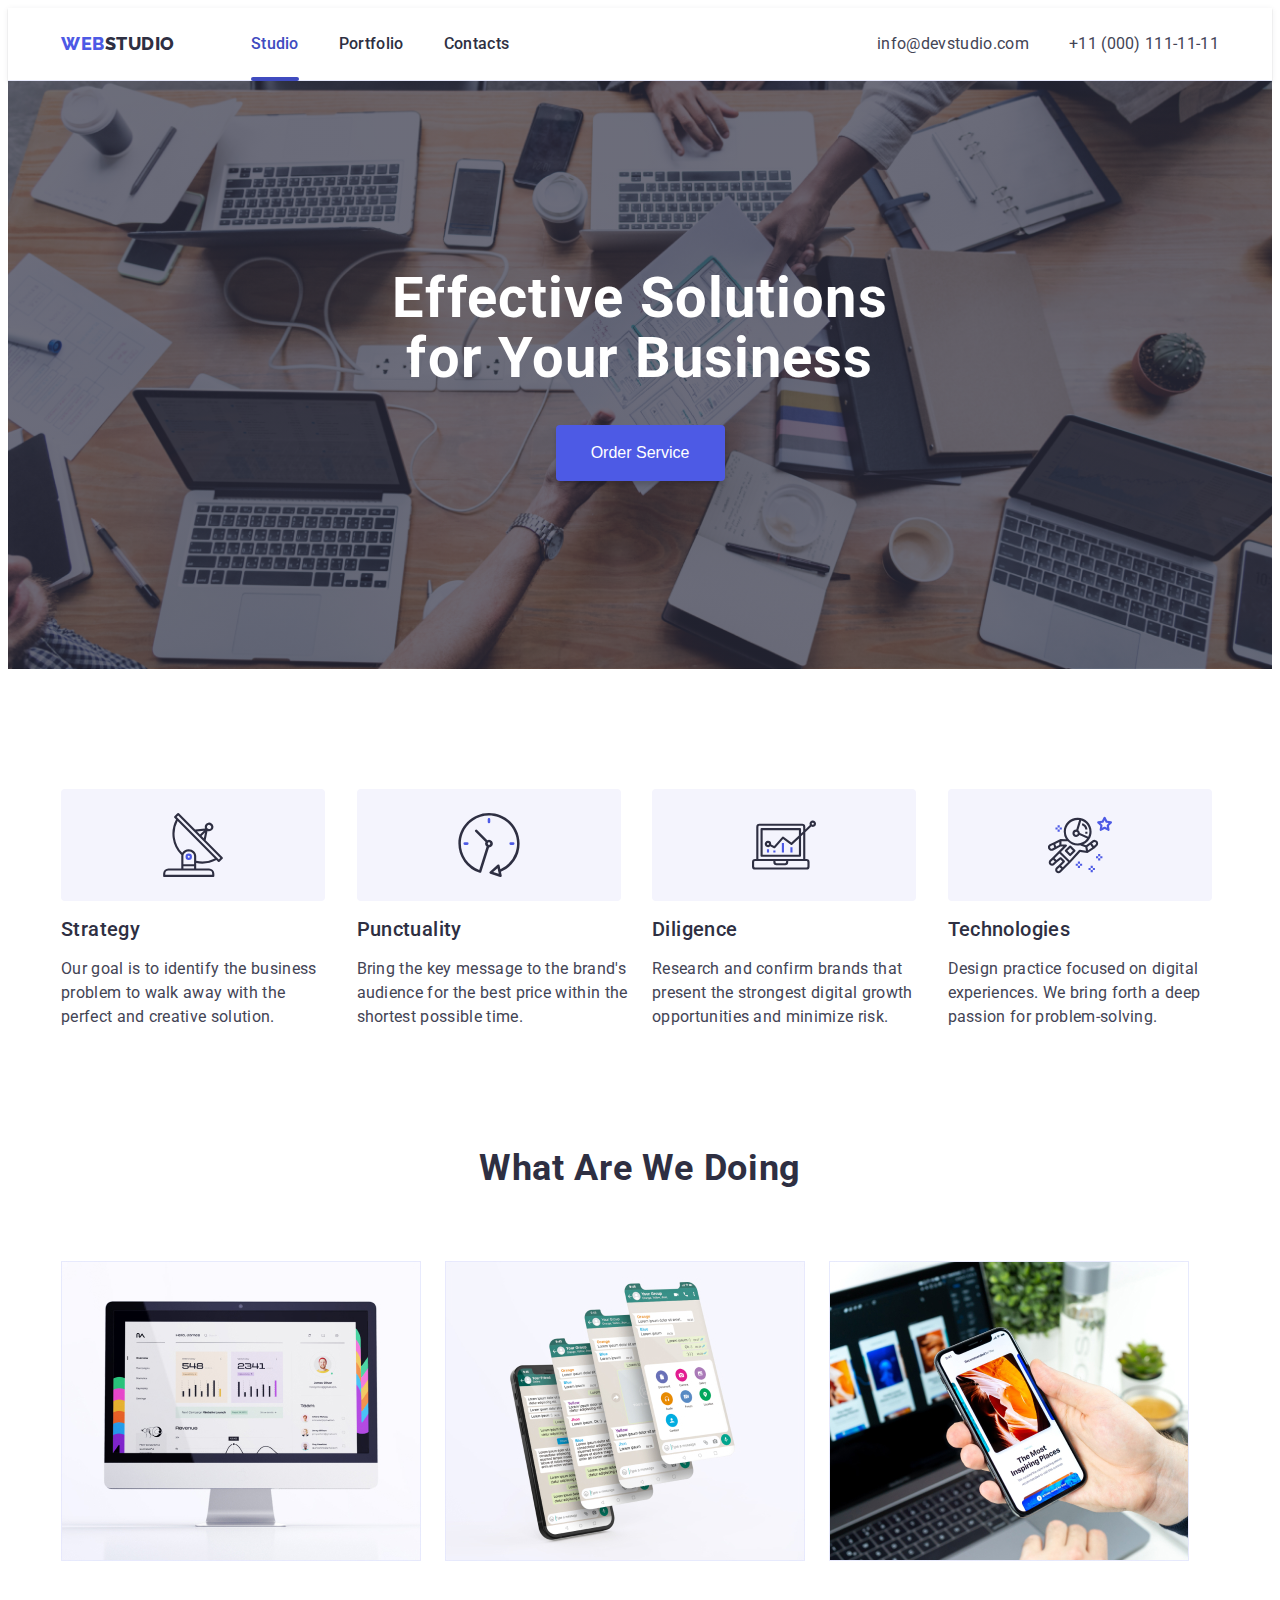
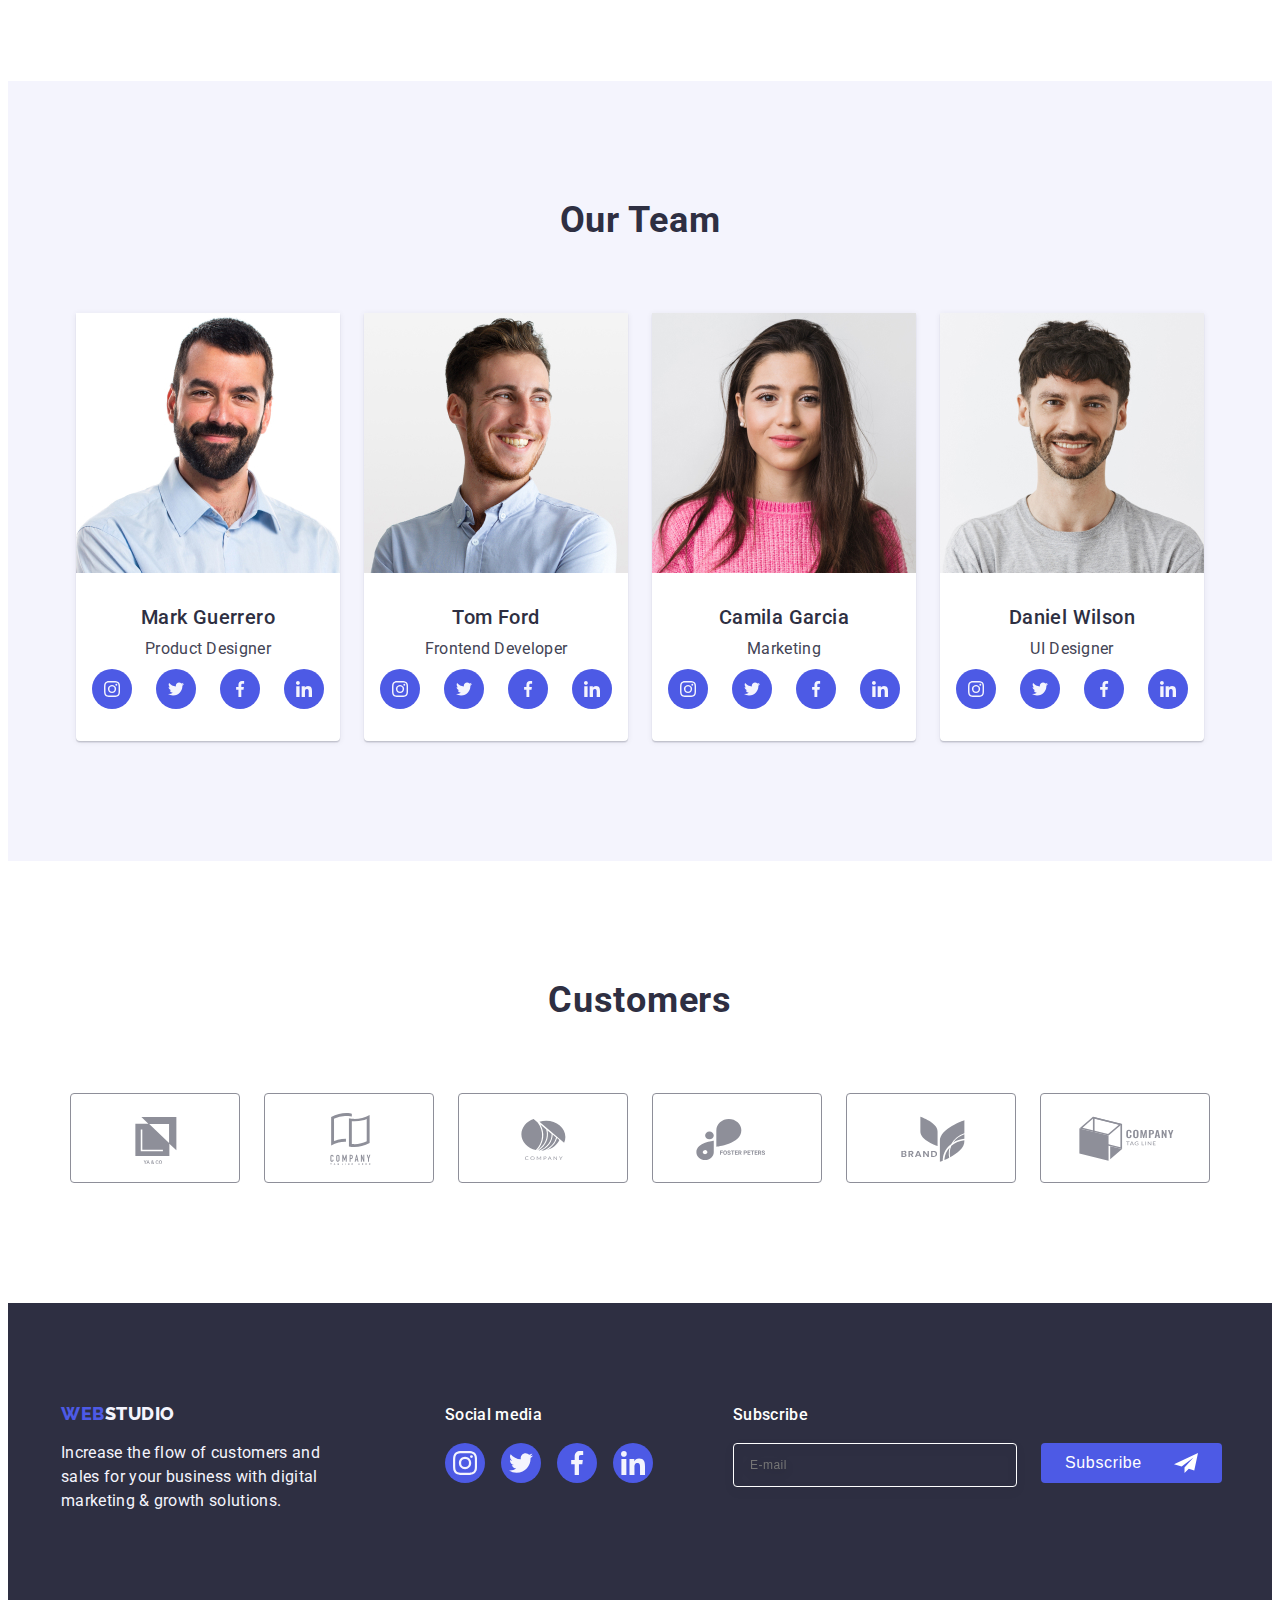
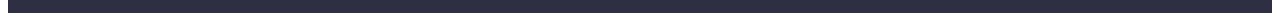
<file: index.html>
<!DOCTYPE html>
<html lang="en">
<head>
    <meta charset="UTF-8">
    <meta http-equiv="X-UA-Compatible" content="IE=edge">
    <meta name="viewport" content="width=device-width, initial-scale=1.0">
    <title>WEBSTUDIO</title>
    <link rel="preconnect" href="https://fonts.googleapis.com">
    <link rel="preconnect" href="https://fonts.gstatic.com" crossorigin>
    <link href="https://fonts.googleapis.com/css2?family=Raleway:wght@800&family=Roboto:wght@400;500;700&display=swap"
        rel="stylesheet">
     <link rel="stylesheet" href="https://cdnjs.cloudflare.com/ajax/libs/modern-normalize/2.0.0/modern-normalize.min.css" integrity="sha512-4xo8blKMVCiXpTaLzQSLSw3KFOVPWhm/TRtuPVc4WG6kUgjH6J03IBuG7JZPkcWMxJ5huwaBpOpnwYElP/m6wg==" crossorigin="anonymous" referrerpolicy="no-referrer" />
    <link rel="stylesheet" href="./css/styles.css">
    <link rel="stylesheet" href="./css/reset.css">
    <link rel="stylesheet" href="./css/vars.css">
    <link rel="stylesheet" href="./css/mobile.css">
    <link rel="stylesheet" href="./css/tablet.css">
    <link rel="stylesheet" href="./css/desktop.css">
</head>

<body>
    
    <!-- =====HEADER===== -->
    <header class="page-header">
        <div class="container header-container">
            <nav class="menu list">
                <a class="logo link" href="./index.html">WEB<span class="dark-logo">Studio</span>
                </a>
    <ul class="nav-list list">
        <li class="menu-item"><a class="menu-link link actual-page" href="./index.html">Studio</a></li>
        <li class="menu-item"><a class="menu-link link" href="./portfolio.html">Portfolio</a></li>
        <li class="menu-item"><a class="menu-link link" href="">Contacts</a></li>
    </ul>
    </nav>
    <button type="button" class="mobile-menu-hamburger" data-menu-open>
        <svg class="mobile-menu-icon" width="32" height="22">
            <use href="./images/icons.svg#icon-menu-hamburger"></use>
        </svg>
    </button>
    <address class="contact">
        <ul class="contact-list list">
            <li class="contact-item">
                <a class="contact-info link" href="mailto:info@devstudio.com">info@devstudio.com</a>
            </li>
            <li>
                <a class="contact-info link" href="tel:+110001111111">+11 (000) 111-11-11</a>
            </li>
        </ul>
    </address>
        </div>
    <div class="mobile-menu" data-menu>
    <div class="container mobile-menu-container">
        <button class="mobile-menu-btn" data-menu-close>
            <svg class="mobile-icon-close" width="8" height="8">
                <use href="./images/icons.svg#icon-close"></use>
            </svg>
        </button>
        <ul class="mobile-menu-list list">
            <li class="mobile-menu-item"><a class="mobile-menu-link link actual-page" href="./index.html">Studio</a></li>
            <li class="mobile-menu-item"><a class="mobile-menu-link link" href="./portfolio.html">Portfolio</a></li>
            <li class="mobile-menu-item"><a class="mobile-menu-link link" href="">Contacts</a></li>
        </ul>
        <div class="contact-container">
            <ul class="mobile-contact-list list">
                <li class="mobile-contact-item ">
                    <a href="tel:+110001111111" class="mobile-contact-link mobile-contact-phone link">+11 (000) 111-11-11</a>
                </li>
                <li class="mobile-contact-item ">
                    <a href="mailto:info@devstudio.com" class="mobile-contact-link link mobile-contact-email">info@devstudio.com</a>
                </li>
            </ul>
            <ul class="social-media-list list">
                <li class="socials-item">
                    <a href="https://instagram.com" target="_blank" rel="no referrer noopener" class="social-link-footer social-link"
                        aria-label="instagram icon">
                        <svg class="social-icons-footer" width="24" height="24">
                            <use href="./images/icons.svg#icon-instagram-2"></use>
                        </svg>
                    </a>
                </li>
                <li class="socials-item">
                    <a href="https://twitter.com" target="_blank" rel="no referrer noopener" class="social-link-footer social-link"
                        aria-label="twitter icon">
                        <svg class="social-icons-footer" width="24" height="24">
                            <use href="./images/icons.svg#icon-twitter-1"></use>
                        </svg>
                    </a>
                </li>
                <li class="socials-item">
                    <a href="https://facebook.com" target="_blank" rel="no referrer noopener" class="social-link-footer social-link"
                        aria-label="facebook icon">
                        <svg class="social-icons-footer" width="24" height="24">
                            <use href="./images/icons.svg#icon-facebook-1"></use>
                        </svg>
                    </a>
                </li>
                <li class="socials-item">
                    <a href="https://linkedin.com" target="_blank" rel="no referrer noopener" class="social-link-footer social-link"
                        aria-label="linfedin icon">
                        <svg class="social-icons-footer" width="24" height="24">
                            <use href="./images/icons.svg#icon-linkedin-1"></use>
                        </svg>
                    </a>
                </li>
            </ul>
        </div>
    </div>
    </div>
</header>
 <!-- =====/HEADER===== -->

<main>

<!-- ========HERO======== -->

    <section class="hero">
        <div class="container-hero container">
            <h1 class="hero-title">Effective Solutions for Your Business</h1>
            <button class="hero-button button" type="button" data-modal-open>Order Service</button>
        </div>
    </section>

    <!-- ========/HERO======== -->



  
<!-- ========SECTION-MARKETING======== -->

 <section class="marketing section">
    <div class="container">
        <h2 class="visually-hidden">We are so good</h2> 
         <ul class="marketing-list list">
            <li class="marketing-item">
                <div class="marketing-card">
                <svg class="customers-icons" width="64" height="64">
                     <use href="./images/icons.svg#icon-antenna"></use>
                 </svg>
                </div>
                <h3 class="marketing-title">Strategy</h3>
                    <p class="marketing-text">
                        Our goal is to identify the business 
                        problem to walk away with the perfect and creative solution.
                    </p>
            </li>
            <li class="marketing-item">
                 <div class="marketing-card">
                <svg class="customers-icons" width="64" height="64">
                    <use href="./images/icons.svg#icon-clock"></use>
                </svg>
            </div>
                <h3 class="marketing-title">Punctuality</h3>
                <p class="marketing-text">
                    Bring the key message to the brand's audience
                     for the best price within the shortest possible time.
                </p>
            </li>
            <li class="marketing-item">
                 <div class="marketing-card">
                <svg class="customers-icons" width="64" height="64">
                    <use href="./images/icons.svg#icon-diagram"></use>
                </svg>
            </div>
                <h3 class="marketing-title">Diligence</h3>
                <p class="marketing-text">
                    Research and confirm brands that present the 
                    strongest digital growth opportunities and minimize risk.
                </p>
            </li>
            <li class="marketing-item">
                 <div class="marketing-card">
                <svg class="customers-icons" width="64" height="64">
                    <use href="./images/icons.svg#icon-astronaut"></use>
                </svg>
            </div>
                <h3 class="marketing-title">Technologies</h3>
                <p class="marketing-text">
                    Design practice focused on digital experiences. 
                    We bring forth a deep passion for problem-solving.
                </p>
            </li>
        </ul>
    </div> 
</section> 

<!-- ========/SECTION-MARKETING======== -->

<!-- ========SECTION-OUR-PRODUCTS======== -->

 <section class="products section-marketing">
    <div class="container">
        <h2 class="products-title second-title">What are we doing</h2>
<ul class="products-list list">
    <li class="products-item">
        <img 
        class="products-item-img" 
        srcset="./images/doing/do1-desk@1x.jpg 1x, ./images/doing/do1-desk@2x.jpg 2x"
        src="./images/doing/do1-desk@1x.jpg" 
        alt="Computer&diagram" 
        width="360"></li>
    <li class="products-item">
        <img 
        class="products-item-img" 
         srcset="./images/doing/do2-desk@1x.jpg 1x, ./images/doing/do2-desk@2x.jpg 2x"
        src="./images/doing/do2-desk@1x.jpg" 
        alt="Mobile&messanger" 
        width="360"></li>
    <li class="products-item">
        <img 
        class="products-item-img" 
        srcset="./images/doing/do3-desk@1x.jpg 1x, ./images/doing/do3-desk@2x.jpg 2x"
        src="./images/doing/do3-desk@1x.jpg" 
        alt="Hand&mobile" 
        width="360"></li>
</ul>
    </div>
</section> 

<!-- ========/SECTION-OUR-PRODUCTS======== -->

<!-- ========SECTION-OUR-TEAM======== -->
 
<section class="team section">
    <div class="container">
        <h2 class="team-main-title second-title">Our Team</h2>
        <ul class="team-list list">
            <li class="team-item">
                <img 
                class="team-card-image"
                srcset="./images/team/guerrero@1x.jpg 1x, ./images/team/guerrero@2x.jpg 2x"
                src="./images/team/guerrero@1x.jpg" 
                alt="Man Designer" 
                width="264">
            <div class="team-card-border">
                <h3 class="team-item-title third-title">Mark Guerrero</h3>
                <p class="team-item-text">Product Designer</p>
                <ul class="social-list list">
                    <li class="socials-item">
                        <a href="https://instagram.com" target="_blank" rel="no referrer noopener" class="social-link-section social-link" aria-label="instagram icon">
                            <svg class="social-icons-section" width="16" height="16">
                                <use href="./images/icons.svg#icon-instagram-2"></use>
                            </svg>
                        </a></li>
                    <li class="socials-item">
                        <a href="https://twitter.com" target="_blank" rel="no referrer noopener" class="social-link-section social-link" aria-label="twitter icon">
                         <svg class="social-icons-section" width="16" height="16">
                            <use href="./images/icons.svg#icon-twitter-1"></use>
                         </svg>
                        </a></li>
                    <li class="socials-item">
                        <a href="https://facebook.com" target="_blank" rel="no referrer noopener" class="social-link-section social-link" aria-label="facebook icon">
                   <svg class="social-icons-section" width="16" height="16">
                    <use href="./images/icons.svg#icon-facebook-1"></use>
                   </svg>
                        </a></li>
                    <li class="socials-item">
                        <a href="https://linkedin.com" target="_blank" rel="no referrer noopener" class="social-link-section social-link" aria-label="linfedin icon">
                 <svg class="social-icons-section" width="16" height="16">
                    <use href="./images/icons.svg#icon-linkedin-1"></use>
                 </svg>
                        </a></li>
                </ul>
            </div>
                </li>
            <li class="team-item">
                <img  class="team-card-image"
                srcset="./images/team/ford@1x.jpg 1x, ./images/team/ford@2x.jpg 2x"
                src="./images/team/ford@1x.jpg" 
                alt="Man Developer" 
                width="264">
                   <div class="team-card-border">
                <h3 class="team-item-title third-title">Tom Ford</h3>
                <p class="team-item-text">Frontend Developer</p>
                <ul class="social-list list">
                    <li class="socials-item">
                        <a href="https://instagram.com" target="_blank" rel="no referrer noopener" class="social-link-section social-link" aria-label="instagram icon">
                            <svg class="social-icons-section" width="16" height="16">
                                <use href="./images/icons.svg#icon-instagram-2"></use>
                            </svg>
                        </a></li>
                    <li class="socials-item">
                        <a href="https://twitter.com" target="_blank" rel="no referrer noopener" class="social-link-section social-link" aria-label="twitter icon">
                         <svg class="social-icons-section" width="16" height="16">
                            <use href="./images/icons.svg#icon-twitter-1"></use>
                         </svg>
                        </a></li>
                    <li class="socials-item">
                        <a href="https://facebook.com" target="_blank" rel="no referrer noopener" class="social-link-section social-link" aria-label="facebook icon">
                   <svg class="social-icons-section" width="16" height="16">
                    <use href="./images/icons.svg#icon-facebook-1"></use>
                   </svg>
                        </a></li>
                    <li class="socials-item">
                        <a href="https://linkedin.com" target="_blank" rel="no referrer noopener" class="social-link-section social-link" aria-label="linfedin icon">
                 <svg class="social-icons-section" width="16" height="16">
                    <use href="./images/icons.svg#icon-linkedin-1"></use>
                 </svg>
                        </a></li>
                </ul>
                </div>
            </li>
            <li class="team-item">
                <img class="team-card-image"
                srcset="./images/team/carcia@1x.jpg 1x, ./images/team/carcia@2x.jpg 2x"
                src="./images/team/carcia@1x.jpg" 
                alt="Woman Marketing" 
                width="264">
                   <div class="team-card-border">
                <h3 class="team-item-title third-title">Camila Garcia</h3>
                <p class="team-item-text">Marketing</p>
                <ul class="social-list list">
                    <li class="socials-item">
                        <a href="https://instagram.com" target="_blank" rel="no referrer noopener" class="social-link-section social-link" aria-label="instagram icon">
                            <svg class="social-icons-section" width="16" height="16">
                                <use href="./images/icons.svg#icon-instagram-2"></use>
                            </svg>
                        </a></li>
                    <li class="socials-item">
                        <a href="https://twitter.com" target="_blank" rel="no referrer noopener" class="social-link-section social-link" aria-label="twitter icon">
                         <svg class="social-icons-section" width="16" height="16">
                            <use href="./images/icons.svg#icon-twitter-1"></use>
                         </svg>
                        </a></li>
                    <li class="socials-item">
                        <a href="https://facebook.com" target="_blank" rel="no referrer noopener" class="social-link-section social-link" aria-label="facebook icon">
                   <svg class="social-icons-section" width="16" height="16">
                    <use href="./images/icons.svg#icon-facebook-1"></use>
                   </svg>
                        </a></li>
                    <li class="socials-item">
                        <a href="https://linkedin.com" target="_blank" rel="no referrer noopener" class="social-link-section social-link" aria-label="linfedin icon">
                 <svg class="social-icons-section" width="16" height="16">
                    <use href="./images/icons.svg#icon-linkedin-1"></use>
                 </svg>
                        </a></li>
                </ul>
                </div>
            </li>
            <li class="team-item">
                <img class="team-card-image"
                srcset="./images/team/wilson@1x.jpg 1x, ./images/team/wilson@2x.jpg 2x"
                src="./images/team/wilson@1x.jpg" alt="Man UI Designer" width="264">
                   <div class="team-card-border">
                <h3 class="team-item-title third-title">Daniel Wilson</h3>
                <p class="team-item-text">UI Designer</p>
                <ul class="social-list list">
                    <li class="socials-item">
                        <a href="https://instagram.com" target="_blank" rel="no referrer noopener" class="social-link-section social-link" aria-label="instagram icon">
                            <svg class="social-icons-section" width="16" height="16">
                                <use href="./images/icons.svg#icon-instagram-2"></use>
                            </svg>
                        </a></li>
                    <li class="socials-item">
                        <a href="https://twitter.com" target="_blank" rel="no referrer noopener" class="social-link-section social-link" aria-label="twitter icon">
                         <svg class="social-icons-section" width="16" height="16">
                            <use href="./images/icons.svg#icon-twitter-1"></use>
                         </svg>
                        </a></li>
                    <li class="socials-item">
                        <a href="https://facebook.com" target="_blank" rel="no referrer noopener" class="social-link-section social-link" aria-label="facebook icon">
                   <svg class="social-icons-section" width="16" height="16">
                    <use href="./images/icons.svg#icon-facebook-1"></use>
                   </svg>
                        </a></li>
                    <li class="socials-item">
                        <a href="https://linkedin.com" target="_blank" rel="no referrer noopener" class="social-link-section social-link" aria-label="linfedin icon">
                 <svg class="social-icons-section" width="16" height="16">
                    <use href="./images/icons.svg#icon-linkedin-1"></use>
                 </svg>
                        </a></li>
                </ul>
                </div>
            </li>
        </ul>
    </div>

</section> 
<!-- ========/SECTION-OUR-TEAM======== -->


<!-- ======== CUSTOMERS ======== -->

<section class="customers section">
    <div class="container">
<h2 class="customers-title">Customers</h2>
<ul class="customers-list list">
    <li class="customers-item">
        <a href="" target="_blank" rel="no referrer noopener" class="customers-link link" aria-label="brand`s icon">
            <svg class="customers-icons" width="104" height="56">
                <use href="./images/icons.svg#icon-Logo"></use>
            </svg>
    </a></li>
    <li class="customers-item">
        <a href="" target="_blank" rel="no referrer noopener" class="customers-link link" aria-label="brand`s icon">
            <svg class="customers-icons" width="104" height="56">
                <use href="./images/icons.svg#icon-Logo-1"></use>
            </svg>
    </a></li>
    <li class="customers-item">
        <a href="" target="_blank" rel="no referrer noopener" class="customers-link link" aria-label="brand`s icon">
            <svg class="customers-icons" width="104" height="56">
                <use href="./images/icons.svg#icon-Logo-2"></use>
            </svg>
    </a></li>
    <li class="customers-item">
        <a href="" target="_blank" rel="no referrer noopener" class="customers-link link" aria-label="brand`s icon">
            <svg class="customers-icons" width="104" height="56">
                <use href="./images/icons.svg#icon-Logo-3"></use>
            </svg>
    </a> </li>
    <li class="customers-item">
        <a href="" target="_blank" rel="no referrer noopener" class="customers-link link" aria-label="brand`s icon">
            <svg class="customers-icons" width="104" height="56">
                <use href="./images/icons.svg#icon-Logo-4"></use>
            </svg>
    </a> </li>
    <li class="customers-item">
        <a href="" target="_blank" rel="no referrer noopener" class="customers-link link" aria-label="brand`s icon">
            <svg class="customers-icons" width="104" height="56">
                <use href="./images/icons.svg#icon-Logo-5"></use>
            </svg>
    </a></li>
</ul>
</div>
</section> 

<!-- ======== /CUSTOMERS ======== -->


</main>

<!-- ======FOOTER======= -->

<footer class="footer page-footer">
    <div class="container footer-container">
        <div class="footer-logo">
        <a class="logo-footer logo link" href="./index.html">WEB<span class="white-logo">Studio</span></a>

        <p class="footer-text">
            Increase the flow of customers and sales for your
            business with digital marketing & growth solutions.
        </p>
    </div>
    <div class="footer-media">
        <p class="footer-media-text">Social media</p>
        <ul class="social-list-footer list">
            <li class="socials-item">
                <a href="https://instagram.com" target="_blank" rel="no referrer noopener" class="social-link-footer social-link" aria-label="instagram icon">
                    <svg class="social-icons-footer" width="24" height="24">
                        <use href="./images/icons.svg#icon-instagram-2"></use>
                    </svg>
                </a></li>
            <li class="socials-item">
                <a href="https://twitter.com" target="_blank" rel="no referrer noopener" class="social-link-footer social-link" aria-label="twitter icon">
                 <svg class="social-icons-footer" width="24" height="24">
                    <use href="./images/icons.svg#icon-twitter-1"></use>
                 </svg>
                </a></li>
            <li class="socials-item">
                <a href="https://facebook.com" target="_blank" rel="no referrer noopener" class="social-link-footer social-link" aria-label="facebook icon">
           <svg class="social-icons-footer" width="24" height="24">
            <use href="./images/icons.svg#icon-facebook-1"></use>
           </svg>
                </a></li>
            <li class="socials-item">
                <a href="https://linkedin.com" target="_blank" rel="no referrer noopener" class="social-link-footer social-link" aria-label="linfedin icon">
         <svg class="social-icons-footer" width="24" height="24">
            <use href="./images/icons.svg#icon-linkedin-1"></use>
         </svg>
                </a></li>
        </ul>
    </div>
    <div class="footer-subscribe">
        <p class="subscribe-title">Subscribe</p>
        <form class="subscribe-form">
            <label class="subscribe-email-input" for="subscribe_email">
                <input type="email" class="subscribe-email" name="user-name" id="subscribe_email" placeholder="E-mail" required></label>
            <button class="subscribe-btn" type="submit">
                Subscribe
                <svg class="subscribe-icon" width="24" height="24">
                    <use href="./images/icons.svg#icon-telegram"></use>
                 </svg>
            </button>
        </form>
    </div>
</div>
</footer> 


<!-- ======/FOOTER======= -->
 <!-- ========MODAL-WINDOW======== -->
 <div class="backdrop is-hidden" data-modal>
    <div class="modal">
        <button class="modal-btn" type="button" aria-label="open window" data-modal-close>
            <svg class="modal-icon-close" width="8" height="8">
                <use href="./images/icons.svg#icon-close"></use>
            </svg>
        </button>
        <p class="contact-title">Leave your contacts and we will call you back</p>
        <form class="modal-form" name="contact_form">
            <div class="modal-form-field">
            <label class="modal-label" for="user-name">Name</label>
         <div class="container-input-svg">
            <input type="text" class="contact-form-input" name="user-name" id="user-name" required>
            <svg class="modal-icon" width="18" height="24">
                <use href="./images/icons.svg#icon-person"></use>
            </svg>
        </div>
    </div>
        <div class="modal-form-field">
            <label class="modal-label" for="user-tel">Phone</label>
            <div class="container-input-svg">
            <input type="tel" class="contact-form-input" name="user-tel" id="user-tel" required>
            <svg class="modal-icon" width="18" height="24">
                <use href="./images/icons.svg#icon-phone"></use>
            </svg>
        </div>
    </div>
        <div class="modal-form-field">
            <label class="modal-label" for="user-email">Email</label>
            <div class="container-input-svg">
            <input type="email" class="contact-form-input" name="user-tel" id="user-email" required>
            <svg class="modal-icon" width="18" height="24">
                <use href="./images/icons.svg#icon-email"></use>
            </svg>
        </div>
    </div>
    <div class="container-modal-comment">
        <label class="modal-label" for="user-comment">Comment</label>
        <textarea class="textarea-comment" name="user-comment" id="user-comment" rows="8" placeholder="Text input"></textarea>
    </div>
    <div class="container-modal-policy">
            <input class="modal-form-checkbox visually-hidden" type="checkbox" name="user-privacy" id="user-privacy" value="true" required> 
            <label class="modal-label-policy" for="user-privacy">
                <span class="modal-label-span">
                    <svg class="modal-form-icons" width="10" height="8">
                        <use class="modal-form-icon-click" href="./images/icons.svg#icon-click"></use>
                    </svg>
                </span> 
                I accept the terms and conditions of the
                <a class="modal-form-link" href="">Privacy Policy</a>
            </label>
        </div>
                <button type="submit" class="btn-contact-form ">Send</button>
        </form>
    </div>
</div> 


 <!-- ========/MODAL-WINDOW======== -->

<script src="./js/mobile-menu.js"></script>
<script src="./js/modal.js"></script>
</body>
</html>
</file>
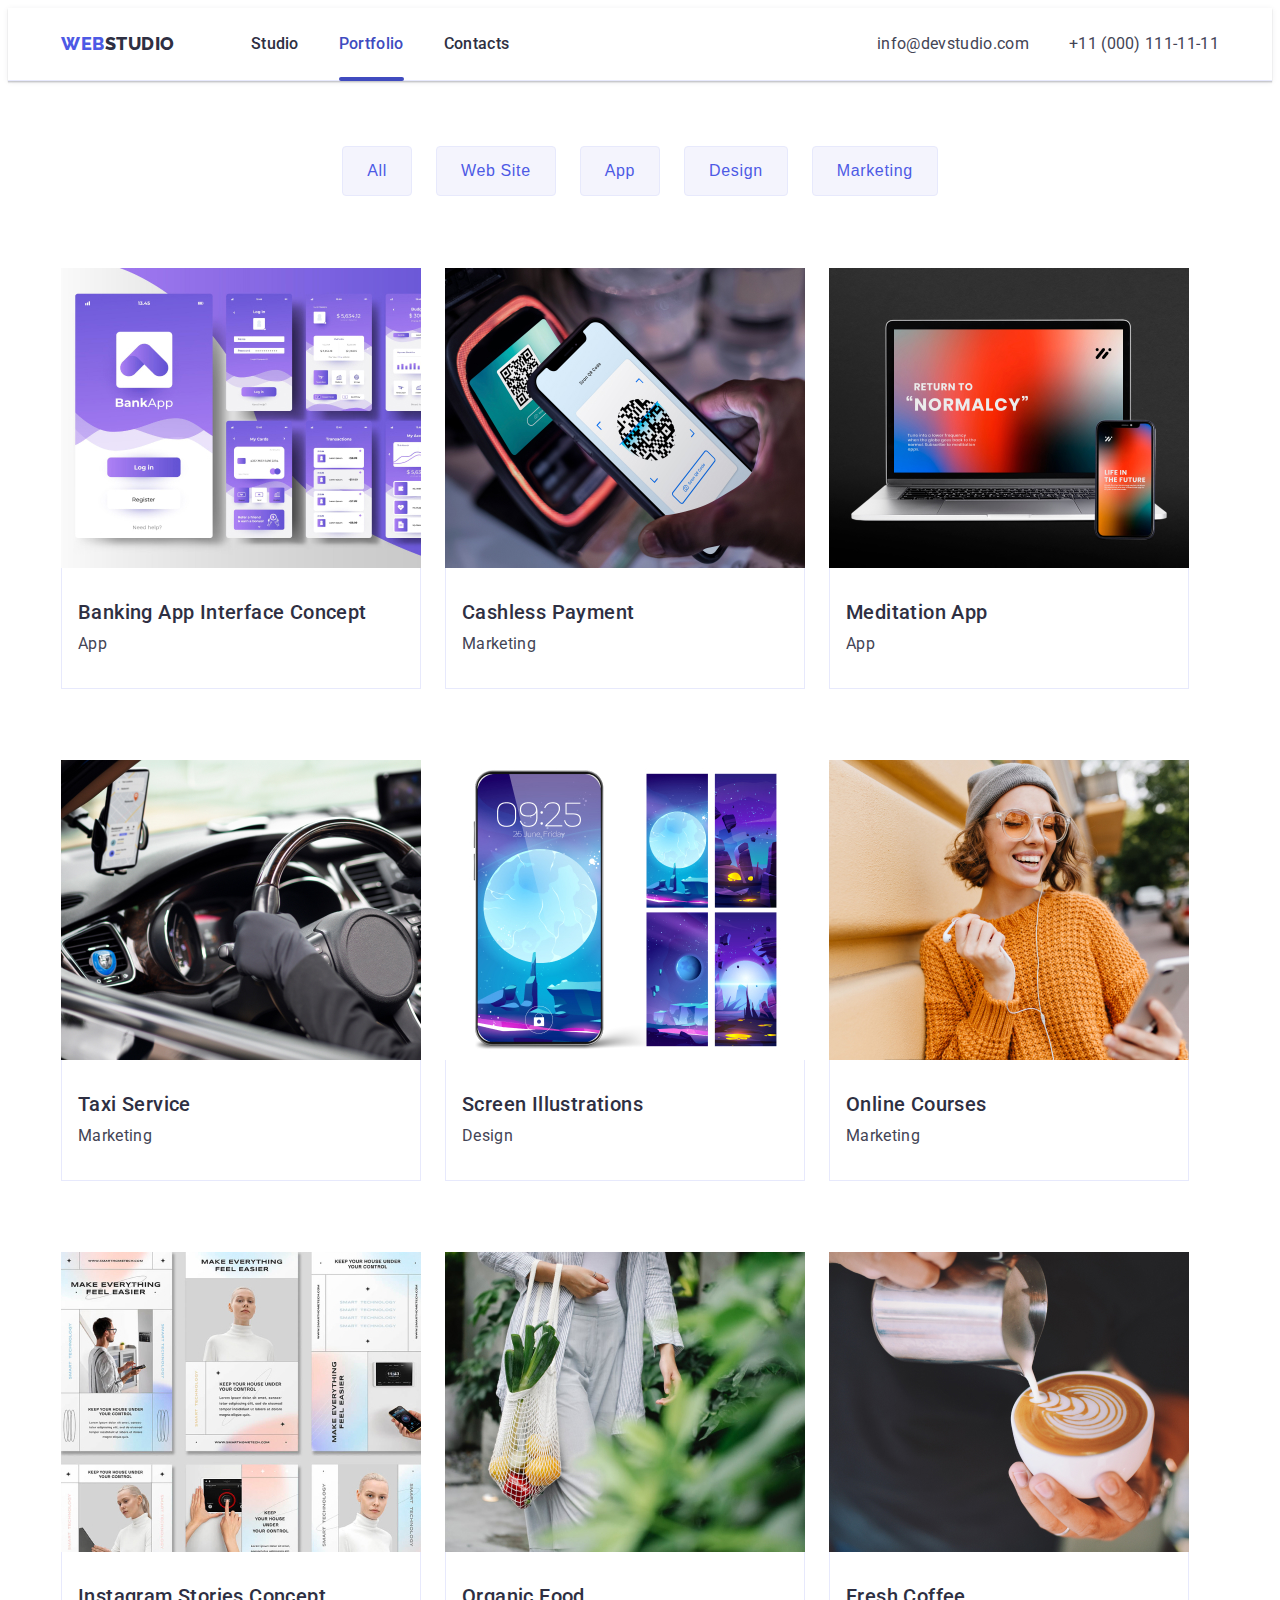
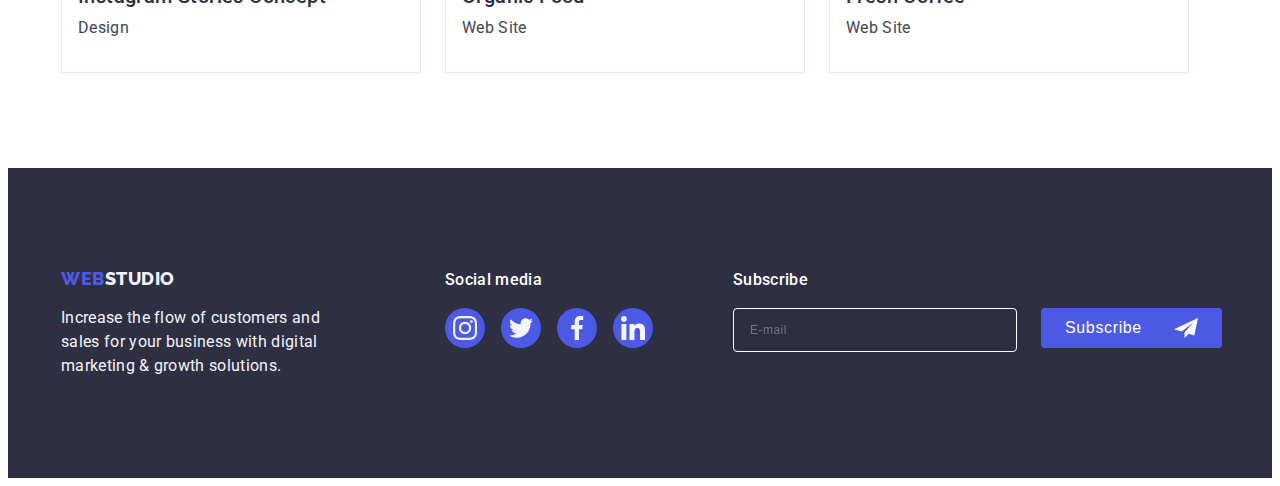
<file: portfolio.html>
<!DOCTYPE html>
<html lang="en">
<head>
    <meta charset="UTF-8">
    <meta http-equiv="X-UA-Compatible" content="IE=edge">
    <meta name="viewport" content="width=device-width, initial-scale=1.0">
    <title>Portfolio</title>
    <link rel="preconnect" href="https://fonts.googleapis.com">
    <link rel="preconnect" href="https://fonts.gstatic.com" crossorigin>
    <link href="https://fonts.googleapis.com/css2?family=Raleway:wght@800&family=Roboto:wght@400;500;700&display=swap"
        rel="stylesheet">
    <link rel="stylesheet" href="https://cdnjs.cloudflare.com/ajax/libs/modern-normalize/2.0.0/modern-normalize.min.css" integrity="sha512-4xo8blKMVCiXpTaLzQSLSw3KFOVPWhm/TRtuPVc4WG6kUgjH6J03IBuG7JZPkcWMxJ5huwaBpOpnwYElP/m6wg==" crossorigin="anonymous" referrerpolicy="no-referrer" />
    <link rel="stylesheet" href="./css/styles.css">
    <link rel="stylesheet" href="./css/reset.css">
    <link rel="stylesheet" href="./css/vars.css">
    <link rel="stylesheet" href="./css/mobile.css">
    <link rel="stylesheet" href="./css/tablet.css">
    <link rel="stylesheet" href="./css/desktop.css">
</head>
<body>
  
      <!-- =====HEADER===== -->
        <header class="page-header">
            <div class="container header-container">
                <nav class="menu list">
                    <a class="logo link" href="./portfolio.html">WEB<span class="dark-logo">Studio</span>
                    </a>
                    <ul class="nav-list list">
                        <li class="menu-item"><a class="menu-link link" href="./index.html">Studio</a></li>
                        <li class="menu-item"><a class="menu-link link actual-page" href="./portfolio.html">Portfolio</a></li>
                        <li class="menu-item"><a class="menu-link link" href="">Contacts</a></li>
                    </ul>
                </nav>
                <button type="button" class="mobile-menu-hamburger" data-menu-open>
                    <svg class="mobile-menu-icon" width="32" height="22">
                        <use href="./images/icons.svg#icon-menu-hamburger"></use>
                    </svg>
                </button>
                <address class="contact">
                    <ul class="contact-list list">
                        <li class="contact-item">
                            <a class="contact-info link" href="mailto:info@devstudio.com">info@devstudio.com</a>
                        </li>
                        <li>
                            <a class="contact-info link" href="tel:+110001111111">+11 (000) 111-11-11</a>
                        </li>
                    </ul>
                </address>
            </div>
            <div class="mobile-menu" data-menu>
                <div class="container mobile-menu-container">
                    <button class="mobile-menu-btn" data-menu-close>
                        <svg class="mobile-icon-close" width="8" height="8">
                            <use href="./images/icons.svg#icon-close"></use>
                        </svg>
                    </button>
                    <ul class="mobile-menu-list list">
                        <li class="mobile-menu-item"><a class="mobile-menu-link link" href="./index.html">Studio</a>
                        </li>
                        <li class="mobile-menu-item"><a class="mobile-menu-link link actual-page" href="./portfolio.html">Portfolio</a></li>
                        <li class="mobile-menu-item"><a class="mobile-menu-link link" href="">Contacts</a></li>
                    </ul>
                    <div class="contact-container">
                        <ul class="mobile-contact-list list">
                            <li class="mobile-contact-item ">
                                <a href="tel:+110001111111" class="mobile-contact-link mobile-contact-phone link">+11 (000)
                                    111-11-11</a>
                            </li>
                            <li class="mobile-contact-item ">
                                <a href="mailto:info@devstudio.com"
                                    class="mobile-contact-link link mobile-contact-email">info@devstudio.com</a>
                            </li>
                        </ul>
                        <ul class="social-media-list list">
                            <li class="socials-item">
                                <a href="https://instagram.com" target="_blank" rel="no referrer noopener"
                                    class="social-link-footer social-link" aria-label="instagram icon">
                                    <svg class="social-icons-footer" width="24" height="24">
                                        <use href="./images/icons.svg#icon-instagram-2"></use>
                                    </svg>
                                </a>
                            </li>
                            <li class="socials-item">
                                <a href="https://twitter.com" target="_blank" rel="no referrer noopener"
                                    class="social-link-footer social-link" aria-label="twitter icon">
                                    <svg class="social-icons-footer" width="24" height="24">
                                        <use href="./images/icons.svg#icon-twitter-1"></use>
                                    </svg>
                                </a>
                            </li>
                            <li class="socials-item">
                                <a href="https://facebook.com" target="_blank" rel="no referrer noopener"
                                    class="social-link-footer social-link" aria-label="facebook icon">
                                    <svg class="social-icons-footer" width="24" height="24">
                                        <use href="./images/icons.svg#icon-facebook-1"></use>
                                    </svg>
                                </a>
                            </li>
                            <li class="socials-item">
                                <a href="https://linkedin.com" target="_blank" rel="no referrer noopener"
                                    class="social-link-footer social-link" aria-label="linfedin icon">
                                    <svg class="social-icons-footer" width="24" height="24">
                                        <use href="./images/icons.svg#icon-linkedin-1"></use>
                                    </svg>
                                </a>
                            </li>
                        </ul>
                    </div>
                </div>
            </div>
        </header>
 <!-- =====/HEADER===== -->

 <!-- ========MAIN-PORTFOLIO======== -->

<main>
<section class="main-portfolio">
    <div class="container">
    <h1 class="hide-title visually-hidden">Our products</h1> <!-- hide later in CSS -->
<ul class="button-list list">
    <li class="button-list-item">
        <button class="button-item button" type="button">All</button>
    </li>
    <li class="button-list-item">
        <button class="button-item button" type="button">Web Site</button>
    </li>
    <li class="button-list-item">
        <button class="button-item button" type="button">App</button>
    </li>
    <li class="button-list-item">
        <button class="button-item button" type="button">Design</button>
    </li>
    <li class="button-list-item">

        <button class="button-item button" type="button">Marketing</button>
    </li>
</ul>

<ul class="works-list list">
    <li class="works-item">
        <a class="works-list-link link" href="">
        <div class="works-item-box">
       <picture>
        <!-- desktop -->
        <source
        media="(min-width: 1158px)"
        srcset="./images/portfolio-adapt/app1-desk@1x.jpg 1x, ./images/portfolio-adapt/app1-desk@2x.jpg 2x"
        />
        <!-- tablet -->
        <source 
        media="(min-width: 768px)"
        srcset="./images/portfolio-adapt/app1_tab@1x.jpg 1x, ./images/portfolio-adapt/app1_tab@2x.jpg 2x" />
        <!-- mobile -->
        <source 
        media="(max-width: 767px)"  
        srcset="./images/portfolio-adapt/app1_mob@1x.jpg 1x, ./images/portfolio-adapt/app1_mob@2x.jpg 2x" />
        <img 
        class="works-list-img" 
        src="./images/portfolio-adapt/app1_mob@1x.jpg"
        alt="Banking App" 
        width="396">
       </picture>
        <p class="overlay">14 Stylish and User-Friendly App Design Concepts · Task Manager App · Calorie Tracker App · Exotic Fruit Ecommerce App · Cloud Storage App</p>
    </div>
       <div class="works-card-border">
        <h2 class="works-list-title ">Banking App Interface Concept</h2>
        <p class="works-list-text">App</p>
    </div> </a>
    </li>
    <li class="works-item">
        <a class="works-list-link link" href="">
        <div class="works-item-box">
        <picture>
            <!-- desktop -->
            <source media="(min-width: 1158px)"
                srcset="./images/portfolio-adapt/app2_desk@1x.jpg 1x, ./images/portfolio-adapt/app2_desk@2x.jpg 2x" />
            <!-- tablet -->
            <source media="(min-width: 768px)"
                srcset="./images/portfolio-adapt/app2_tab@1x.jpg 1x, ./images/portfolio-adapt/app2_tab@2x.jpg 2x" />
            <!-- mobile -->
            <source media="(max-width: 767px)"
                srcset="./images/portfolio-adapt/app2_mob@1x.jpg 1x, ./images/portfolio-adapt/app2_mob@2x.jpg 2x" />
            <img 
            class="works-list-img" 
            src="./images/portfolio-adapt/app2_mob@1x.jpg" 
            alt="Pay by phone" 
            width="396">
        </picture>
            <p class=" overlay">14 Stylish and User-Friendly App Design Concepts · Task Manager App · Calorie Tracker App · Exotic Fruit Ecommerce App · Cloud Storage App</p>
    </div>
        <div class="works-card-border">
        <h2 class="works-list-title">Cashless Payment</h2>
        <p class="works-list-text">Marketing</p>
        </div> </a>
    </li>
    <li class="works-item">
        <a class="works-list-link link" href=""> 
        <div class="works-item-box">
        <picture>
            <!-- desktop -->
            <source media="(min-width: 1158px)"
                srcset="./images/portfolio-adapt/app3_desk@1x.jpg 1x, ./images/portfolio-adapt/app3_desk@2x.jpg 2x" />
            <!-- tablet -->
            <source media="(min-width: 768px)"
                srcset="./images/portfolio-adapt/app3_tab@1x.jpg 1x, ./images/portfolio-adapt/app3_tab@2x.jpg 2x" />
            <!-- mobile -->
            <source media="(max-width: 767px)"
                srcset="./images/portfolio-adapt/app3_mob@1x.jpg 1x, ./images/portfolio-adapt/app3_mob@2x.jpg 2x" />
            <img 
            class="works-list-img" 
            src="./images/portfolio-adapt/app3_mob@1x.jpg" 
            alt="Laptop and phone" 
            width="396">
        </picture>
            <p class=" overlay">14 Stylish and User-Friendly App Design Concepts · Task Manager App · Calorie Tracker App · Exotic Fruit Ecommerce App · Cloud Storage App</p>
    </div>
        <div class="works-card-border">
        <h2 class="works-list-title">Meditation App</h2>
        <p class="works-list-text">App</p>
        </div></a>
    </li>
    <li class="works-item">
        <a class="works-list-link link" href=""> 
        <div class="works-item-box">
        <picture>
            <!-- desktop -->
            <source media="(min-width: 1158px)"
                srcset="./images/portfolio-adapt/app4_desk@1x.jpg 1x, ./images/portfolio-adapt/app4_desk@2x.jpg 2x" />
            <!-- tablet -->
            <source media="(min-width: 768px)"
                srcset="./images/portfolio-adapt/app4_tab@1x.jpg 1x, ./images/portfolio-adapt/app4_tab@2x.jpg 2x" />
            <!-- mobile -->
            <source media="(max-width: 767px)"
                srcset="./images/portfolio-adapt/app4_mob@1x.jpg 1x, ./images/portfolio-adapt/app4_mob@2x.jpg 2x" />
            <img 
            class="works-list-img" 
            src="./images/portfolio-adapt/app4_mob@1x.jpg" 
            alt="Driving" 
            width="396">
            <p class="overlay">14 Stylish and User-Friendly App Design Concepts · Task Manager App · Calorie Tracker App · Exotic Fruit Ecommerce App · Cloud Storage App</p>
    </div>
        <div class="works-card-border">
            <h2 class="works-list-title">Taxi Service</h2>
        <p class="works-list-text">Marketing</p>
        </div></a>
    </li>
    <li class="works-item">
        <a class="works-list-link link" href="">
        <div class="works-item-box">
         <picture>
            <!-- desktop -->
            <source media="(min-width: 1158px)"
                srcset="./images/portfolio-adapt/app5_desk@1x.jpg 1x, ./images/portfolio-adapt/app5_desk@2x.jpg 2x" />
            <!-- tablet -->
            <source media="(min-width: 768px)"
                srcset="./images/portfolio-adapt/app5_tab@1x.jpg 1x, ./images/portfolio-adapt/app5_tab@2x.jpg 2x" />
            <!-- mobile -->
            <source media="(max-width: 767px)"
                srcset="./images/portfolio-adapt/app5_mob@1x.jpg 1x, ./images/portfolio-adapt/app5_mob@2x.jpg 2x" />
            <img 
            class="works-list-img" 
            src="./images/portfolio-adapt/app5_mob@1x.jpg" 
            alt="Mobile`s design" 
            width="396">
            <p class="overlay">14 Stylish and User-Friendly App Design Concepts · Task Manager App · Calorie Tracker App · Exotic Fruit Ecommerce App · Cloud Storage App</p>
    </div>
        <div class="works-card-border">
        <h2 class="works-list-title">Screen Illustrations</h2>
        <p class="works-list-text">Design</p>
        </div> </a>
    </li>
    <li class="works-item">
        <a class="works-list-link link" href=""> 
        <div class="works-item-box">
  <picture>
            <!-- desktop -->
            <source media="(min-width: 1158px)"
                srcset="./images/portfolio-adapt/app6_desk@1x.jpg 1x, ./images/portfolio-adapt/app6_desk@2x.jpg 2x" />
            <!-- tablet -->
            <source media="(min-width: 768px)"
                srcset="./images/portfolio-adapt/app6_tab@1x.jpg 1x, ./images/portfolio-adapt/app6_tab@2x.jpg 2x" />
            <!-- mobile -->
            <source media="(max-width: 767px)"
                srcset="./images/portfolio-adapt/app6_mob@1x.jpg 1x, ./images/portfolio-adapt/app6_mob@2x.jpg 2x" />
            <img 
            class="works-list-img" 
            src="./images/portfolio-adapt/app6_mob@1x.jpg" 
            alt="Smiley girl" 
            width="396">
            <p class=" overlay">14 Stylish and User-Friendly App Design Concepts · Task Manager App · Calorie Tracker App · Exotic Fruit Ecommerce App · Cloud Storage App</p>
    </div>
        <div class="works-card-border">
        <h2 class="works-list-title">Online Courses</h2>
        <p class="works-list-text">Marketing</p>
        </div></a>
    </li>
    <li class="works-item">
        <a class="works-list-link link" href=""> 
        <div class="works-item-box">
         <picture>
            <!-- desktop -->
            <source media="(min-width: 1158px)"
                srcset="./images/portfolio-adapt/app7_desk@1x.jpg 1x, ./images/portfolio-adapt/app7_desk@2x.jpg 2x" />
            <!-- tablet -->
            <source media="(min-width: 768px)"
                srcset="./images/portfolio-adapt/app7_tab@1x.jpg 1x, ./images/portfolio-adapt/app7_tab@2x.jpg 2x" />
            <!-- mobile -->
            <source media="(max-width: 767px)"
                srcset="./images/portfolio-adapt/app7_mob@1x.jpg 1x, ./images/portfolio-adapt/app7_mob@2x.jpg 2x" />
            <img 
            class="works-list-img" 
            src="./images/portfolio-adapt/app7_mob@1x.jpg" 
            alt="App`s design" 
            width="396">
   
            <p class="overlay">14 Stylish and User-Friendly App Design Concepts · Task Manager App · Calorie Tracker App · Exotic Fruit Ecommerce App · Cloud Storage App</p>
        
    </div>
        <div class="works-card-border">
        <h2 class="works-list-title">Instagram Stories Concept</h2>
        <p class="works-list-text">Design</p>
        </div></a>
    </li>
    <li class="works-item">
      <a class="works-list-link link" href="">
        <div class="works-item-box">
          <picture>
            <!-- desktop -->
            <source media="(min-width: 1158px)"
                srcset="./images/portfolio-adapt/app8_desk@1x.jpg 1x, ./images/portfolio-adapt/app8_desk@2x.jpg 2x" />
            <!-- tablet -->
            <source media="(min-width: 768px)"
                srcset="./images/portfolio-adapt/app8_tab@1x.jpg 1x, ./images/portfolio-adapt/app8_tab@2x.jpg 2x" />
            <!-- mobile -->
            <source media="(max-width: 767px)"
                srcset="./images/portfolio-adapt/app8_mob@1x.jpg 1x, ./images/portfolio-adapt/app8_mob@2x.jpg 2x" />
            <img 
            class="works-list-img" 
            src="./images/portfolio-adapt/app8_mob@1x.jpg" 
            alt="Vegetable" 
            width="396">
       
            <p class="overlay">14 Stylish and User-Friendly App Design Concepts · Task Manager App · Calorie Tracker App · Exotic Fruit Ecommerce App · Cloud Storage App</p>
    
    </div>
        <div class="works-card-border">
        <h2 class="works-list-title">Organic Food</h2>
        <p class="works-list-text">Web Site</p>
        </div> </a>
    </li>
    <li class="works-item">
        <a class="works-list-link link" href=""> 
        <div class="works-item-box">
         <picture>
            <!-- desktop -->
            <source media="(min-width: 1158px)"
                srcset="./images/portfolio-adapt/app9_desk@1x.jpg 1x, ./images/portfolio-adapt/app9_desk@2x.jpg 2x" />
            <!-- tablet -->
            <source media="(min-width: 768px)"
                srcset="./images/portfolio-adapt/app9_tab@1x.jpg 1x, ./images/portfolio-adapt/app9_tab@2x.jpg 2x" />
            <!-- mobile -->
            <source media="(max-width: 767px)"
                srcset="./images/portfolio-adapt/app9_mob@1x.jpg 1x, ./images/portfolio-adapt/app9_mob@2x.jpg 2x" />
            <img 
            class="works-list-img" 
            src="./images/portfolio-adapt/app9_mob@1x.jpg" 
            alt="Cup of coffie" 
            width="396">
   
            <p class="overlay">14 Stylish and User-Friendly App Design Concepts · Task Manager App · Calorie Tracker App · Exotic Fruit Ecommerce App · Cloud Storage App</p>
    
    </div>
        <div class="works-card-border">
        <h2 class="works-list-title">Fresh Coffee</h2>
        <p class="works-list-text">Web Site</p>
        </div></a>
    </li>
</ul>
    </div>
</section>
</main>

 <!-- ========/MAIN======== -->



<!-- ======FOOTER======= -->

<footer class="footer page-footer">
    <div class="container footer-container">
        <div class="footer-logo">
        <a class="logo-footer logo link" href="./index.html">WEB<span class="white-logo">Studio</span></a>

        <p class="footer-text">
            Increase the flow of customers and sales for your
            business with digital marketing & growth solutions.
        </p>
    </div>
    <div class="footer-media">
        <p class="footer-media-text">Social media</p>
        <ul class="social-list-footer list">
            <li class="socials-item">
                <a href="https://instagram.com" target="_blank" rel="no referrer noopener" class="social-link-footer social-link" aria-label="instagram icon">
                    <svg class="social-icons-footer" width="24" height="24">
                        <use href="./images/icons.svg#icon-instagram-2"></use>
                    </svg>
                </a></li>
            <li class="socials-item">
                <a href="https://twitter.com" target="_blank" rel="no referrer noopener" class="social-link-footer social-link" aria-label="twitter icon">
                 <svg class="social-icons-footer" width="24" height="24">
                    <use href="./images/icons.svg#icon-twitter-1"></use>
                 </svg>
                </a></li>
            <li class="socials-item">
                <a href="https://facebook.com" target="_blank" rel="no referrer noopener" class="social-link-footer social-link" aria-label="facebook icon">
           <svg class="social-icons-footer" width="24" height="24">
            <use href="./images/icons.svg#icon-facebook-1"></use>
           </svg>
                </a></li>
            <li class="socials-item">
                <a href="https://linkedin.com" target="_blank" rel="no referrer noopener" class="social-link-footer social-link" aria-label="linfedin icon">
         <svg class="social-icons-footer" width="24" height="24">
            <use href="./images/icons.svg#icon-linkedin-1"></use>
         </svg>
                </a></li>
        </ul>
    </div>
    <div class="footer-subscribe">
        <p class="subscribe-title">Subscribe</p>
        <form class="subscribe-form">
            <label class="subscribe-email-input" for="subscribe_email">
                <input type="email" class="subscribe-email" name="user-name" id="subscribe_email" placeholder="E-mail" required></label>
            <button class="subscribe-btn" type="submit">
                Subscribe
                <svg class="subscribe-icon" width="24" height="24">
                    <use href="./images/icons.svg#icon-telegram"></use>
                 </svg>
            </button>
        </form>
    </div>
</div>
</footer>
<!-- ======/FOOTER======= -->
<script src="./js/mobile-menu.js"></script>
<script src="./js/modal.js"></script>
</body>
</html>
</file>
<file: css/styles.css>
/* ========MAIN-PORTFOLIO======== */








/* ========/MAIN-PORTFOLIO======== */


/* ========STUDIO-HERO======== */






/* ========/STUDIO-HERO======== */

/* ========SECTION-MARKETING======== */










/* ========/SECTION-MARKETING======== */

/* ========SECTION-OUR-PRODUCTS======== */



/* ========/SECTION-OUR-PRODUCTS======== */


/* ======== CUSTOMERS ========  */




/* ======== /CUSTOMERS ========  */









/* ========/FOOTER======== */
</file>
<file: css/vars.css>
:root {
    --title-text-color: #2E2F42;
    --usual-text-color: #434455;
    --white-text-color: #F4F4FD;

    --title-white-color: #FFFFFF;

    --accent-color: #4D5AE5;

    --primary-bcg-color: #FFFFFF;
    --secondary-bcg-color: #E5E5E5;
    --dark-bcg-color: #2E2F42;

    --border-color: #E7E9FC;

    --icons-bc-color: #4D5AE5;
    --customers-icons: #8E8F99;

    --focus-color-section: #404BBF;
    --focus-color-footer: #31D0AA;
    --focus-color-customers: #404BBF;
}
</file>
<file: css/mobile.css>
/* ===== ELEMENTS ===== */


body {
    background-color: var(--primary-bcg-color);
    color: var(--usual-text-color);
    font-family: Roboto, sans-serif;
    font-style: normal;
}

.container {
    width: 100%;
    padding: 0 15px;
    margin: 0 auto;

}

.section {
    padding-top: 96px;
    padding-bottom: 96px;
}

.button {
    display: flex;
    justify-content: center;
    align-items: center;
    font-size: 16px;
    font-weight: 500;
    border-radius: 4px
}

.visually-hidden {
    position: absolute;
    width: 1px;
    height: 1px;
    margin: -1px;
    border: 0;
    padding: 0;
    white-space: nowrap;
    clip-path: inset(100%);
    clip: rect(0 0 0 0);
    overflow: hidden;
}


.menu-link.actual-page {
    color: #404bbf;
}

.mobile-menu-link.actual-page {
    color: #404bbf;
}



img {
    display: block;
    max-width: 100%;
    height: auto;
}

/* ===== POTFOLIO BOX ANIMATION ===== */

.works-item-box {
    position: relative;
    overflow: hidden;
}

.overlay {

    font-size: 16px;
    font-weight: 400;
    line-height: 24px;
    letter-spacing: 0.32px;
    color: var(--white-text-color);
    transform: translateY(100%);


    position: absolute;
    top: 0;
    left: 0;

    width: 100%;
    height: 100%;
    padding: 40px 32px;

    display: inline-block;
    align-items: center;
    justify-content: center;


    background-color: var(--accent-color);

    transition: transform 250ms cubic-bezier(0.4, 0, 0.2, 1);
}

/* ===== /POTFOLIO BOX ANIMATION ===== */

/* ===== ELEMENTS ===== */

/* ========== SOCIALS ========== */

.social-link {
    display: flex;
    justify-content: center;
    align-items: center;
    width: 40px;
    height: 40px;

    color: var(--white-text-color);
    background-color: var(--icons-bc-color);
    border-radius: 50%;

    transition: background-color 250ms cubic-bezier(0.4, 0, 0.2, 1);
}

.social-list {
    display: flex;
    justify-content: center;
    gap: 24px;
}

.social-list-footer {
    display: flex;
    justify-content: center;
    gap: 16px;
}


.social-icons-section {
    fill: currentColor;
}

.social-icons-footer {
    fill: currentColor;
}
/* ========== /SOCIALS ========== */

/* ======== MODAL ======= */

.backdrop {
    position: fixed;
    top: 0;
    left: 0;
    width: 100%;
    height: 100%;

    background: rgba(46, 47, 66, 0.40);

    z-index: 10;

    transition: opacity 250ms cubic-bezier(0.4, 0, 0.2, 1), visibility 250ms cubic-bezier(0.4, 0, 0.2, 1);

}

.modal {
    width: 408px;
    min-height: 584px;
    padding: 72px 24px 24px 24px;

    border-radius: 4px;
    background-color: #FCFCFC;
    box-shadow: 0px 2px 1px 0px rgba(0, 0, 0, 0.20), 0px 1px 3px 0px rgba(0, 0, 0, 0.12), 0px 1px 1px 0px rgba(0, 0, 0, 0.14);

    position: absolute;
    top: 50%;
    left: 50%;
    transform: translate(-50%, -50%);

    transition: transform 250ms cubic-bezier(0.4, 0, 0.2, 1);

}

.modal-btn {
    position: absolute;
    top: 24px;
    left: 360px;

    background-color: transparent;
    border: none;

    width: 24px;
    height: 24px;
    border-radius: 50%;
    border: 1px solid rgba(0, 0, 0, 0.10);
    background: #E7E9FC;

    padding: 0;

    display: flex;
    align-items: center;
    justify-content: center;

    transition: background-color 250ms cubic-bezier(0.4, 0, 0.2, 1), border 250ms cubic-bezier(0.4, 0, 0.2, 1);
}

.modal-btn:hover {
    background-color: #404bbf;
    border: none;
    outline: none;
}

.modal-btn:focus {
    background-color: #404bbf;
    border: none;
    outline: none;
}


.modal-btn:hover .modal-icon-close {
    fill: #ffffff;

}

.modal-btn:focus .modal-icon-close {
    fill: #ffffff;

}


.backdrop.is-hidden {
    opacity: 0;
    pointer-events: none;
    visibility: hidden;
}


.contact-title {
    display: block;
    margin-bottom: 16px;
    color: #2E2F42;

    text-align: center;
    font-size: 16px;
    font-weight: 500;
    line-height: 24px;
    letter-spacing: 0.32px;


}

.modal-form {}

.modal-form-field {
    position: relative;
    margin-bottom: 8px;
}

.modal-label {
    display: block;
    margin-bottom: 4px;
    font-size: 12px;
    line-height: 1.17;
    letter-spacing: 0.04em;
    color: #8e8f99;
}

.container-input-svg {
    position: relative;


}

.contact-form-input {
    display: block;
    height: 40px;
    width: 100%;

    background-color: transparent;
    border-radius: 4px;
    border: 1px solid rgba(46, 47, 66, 0.40);
    outline: transparent;

    padding-left: 38px;

    transition: border-color 250ms cubic-bezier(0.4, 0, 0.2, 1);
}

.contact-form-input:focus {
    border-color: #4D5AE5;
}


.contact-form-input:focus+.modal-icon {
    fill: #4D5AE5;
}


.modal-icon {
    position: absolute;
    top: 50%;
    left: 16px;
    transform: translateY(-50%);
    pointer-events: none;
    outline: transparent;

    fill: #2E2F42;
    transition: fill 250ms cubic-bezier(0.4, 0, 0.2, 1);
}



.container-modal-comment {
    margin-bottom: 16px;
}

.textarea-comment {
    display: block;
    height: 120px;
    width: 100%;
    padding: 8px 16px;

    font-size: 12px;
    line-height: 1.17;
    letter-spacing: 0.04em;
    color: rgba(46, 47, 66, 0.4);

    background-color: transparent;
    border-radius: 4px;
    border: 1px solid rgba(46, 47, 66, 0.40);
    outline: transparent;
    resize: none;

    transition: border-color 250ms cubic-bezier(0.4, 0, 0.2, 1);

}

.textarea-comment:focus {
    border-color: #4D5AE5;
}


.modal-label:focus+.textarea-comment {
    fill: #4D5AE5;
}

.container-modal-policy {
    margin-bottom: 24px;
}


/* CHECKBOX */




.modal-label-policy {
    font-size: 12px;
    line-height: 1.17;
    letter-spacing: 0.04em;
    color: var(--customers-icons);
}


.modal-label-policy-link {
    color: var(--accent-color);
}

.modal-label-span {
    display: inline-flex;
    margin-right: 8px;
    width: 16px;
    height: 16px;
    border: 1px solid rgba(46, 47, 66, 0.4);
    border-radius: 2px;
    transition: background-color 250ms cubic-bezier(0.4, 0, 0.2, 1), border 250ms cubic-bezier(0.4, 0, 0.2, 1), fill 250ms cubic-bezier(0.4, 0, 0.2, 1);
    align-items: center;
    justify-content: center;
    fill: transparent;
}


.modal-form-checkbox {}


.modal-form-checkbox:checked+.modal-label-policy>.modal-label-span {

    background-color: #404bbf;
    border: none;
    fill: #F4F4FD;

}


.modal-form-link {
    color: #4d5ae5;

}

.btn-contact-form {
    display: block;
    padding: 16px 32px;
    min-width: 169px;
    height: 56px;

    justify-content: center;
    font-family: "Roboto", sans-serif;

    margin-left: auto;
    margin-right: auto;


    border-radius: 4px;
    border: none;
    background: #4D5AE5;
    box-shadow: 0px 4px 4px 0px rgba(0, 0, 0, 0.15);

    color: #FFF;
    text-align: center;
    font-size: 16px;
    font-weight: 500;
    line-height: 1.5;
    letter-spacing: 0.04em;

    cursor: pointer;

    transition: background-color 250ms cubic-bezier(0.4, 0, 0.2, 1);
}



/* /CHECKBOX */

/* ======== /MODAL ======= */


/* ========== /HEADER ==========*/

.page-header {
    border-bottom: 1px solid #e7e9fc;
    box-shadow: 0px 2px 1px rgba(46, 47, 66, 0.08), 0px 1px 1px rgba(46, 47, 66, 0.16), 0px 1px 6px rgba(46, 47, 66, 0.08);
}

.header-container {
    display: flex;
    align-items: center;
    justify-content: space-between;
}

.logo {
    font-family: Raleway, sans-serif;
    font-weight: 800;
    font-size: 18px;
    line-height: 1.17;
    letter-spacing: 0.03em;
    text-transform: uppercase;
    color: #4D5AE5;
    margin-right: 76px;

    transition: color 250ms cubic-bezier(0.4, 0, 0.2, 1);

}


.dark-logo {
    color: #2e2f42;
}



 /* ========== /HEADER ==========*/


 /* ===== HERO ===== */

 .hero {
     background-color: var(--dark-bcg-color);
     background-image: linear-gradient(rgba(46, 47, 66, 0.7), rgba(46, 47, 66, 0.7)),
         url(../images/hero/hero_mob@1x.jpg);
     background-repeat: no-repeat;
     background-position: center;
     background-size: cover;
    
 }

/* mobile */
@media (min-device-pixel-ratio: 2),
(min-resolution: 192dpi),
(min-resolution: 2dppx) {
    .hero {
        background-image: linear-gradient(rgba(46, 47, 66, 0.7), rgba(46, 47, 66, 0.7)),
        url(../images/hero/hero_mob@2x.jpg);
    }
}

/* tablet */
@media screen and (min-width: 428px) {
    .hero {
        background-image: linear-gradient(rgba(46, 47, 66, 0.7), rgba(46, 47, 66, 0.7)),
                url(../images/hero/hero_tab@1x.jpg);
    }
@media (min-device-pixel-ratio: 2),
(min-resolution: 192dpi),
(min-resolution: 2dppx) {
    .hero {
        background-image: linear-gradient(rgba(46, 47, 66, 0.7), rgba(46, 47, 66, 0.7)),
            url(../images/hero/hero_tab@2x.jpg);
    }
}
}

/* desktop */
@media screen and (min-width: 768px) {
    .hero {
        background-image: linear-gradient(rgba(46, 47, 66, 0.7), rgba(46, 47, 66, 0.7)),
            url(../images/hero/hero_desk@1x.jpg);
    }

    @media (min-device-pixel-ratio: 2),
    (min-resolution: 192dpi),
    (min-resolution: 2dppx) {
        .hero {
            background-image: linear-gradient(rgba(46, 47, 66, 0.7), rgba(46, 47, 66, 0.7)),
                url(../images/hero/hero_desk@2x.jpg);
        }
    }
}


 .hero-title {
     display: flex;
     margin-left: auto;
     margin-right: auto;
     flex-direction: column;
     flex-shrink: 0;
     color: var(--white, #FFF);
     text-align: center;
     letter-spacing: 0.02em;
    line-height: 1.07;

 }


 .hero-button {
     color: #FFFFFF;
     background: var(--accent-color);
     padding-top: 16px;
     padding-bottom: 16px;
     padding-left: 32px;
     padding-right: 32px;
     border: 0px;
     border-radius: 4px;
     box-shadow: 0px 4px 4px 0px rgba(0, 0, 0, 0.15);


     display: block;
     min-width: 169px;
     height: 56px;
     margin-left: auto;
     margin-right: auto;

     transition: background-color 250ms cubic-bezier(0.4, 0, 0.2, 1);
 }



 /* ===== /HERO ===== */


 /* ===== MARKETING ===== */

.marketing-title {
    font-weight: 700;
    font-size: 36px;
    line-height: 40px;
    letter-spacing: 0.02em;
    color: var(--title-text-color);
    margin-bottom: 8px;
}


.marketing-text {
    font-weight: 500;
    font-size: 16px;
    line-height: 24px;
    letter-spacing: 0.02em;
}
 /* ===== /MARKETING ===== */


 /* ===== OUR TEAM ===== */

.team {
    background-color: #F4F4FD;
}

.team-main-title {
    font-weight: 700;
    font-size: 36px;
    line-height: 1.11;
    text-align: center;
    letter-spacing: 0.02em;
    text-transform: capitalize;
    color: var(--title-text-color);
    margin-bottom: 72px;
}

.team-item {
    background-color: #FFFFFF;
    border-radius: 0px 0px 4px 4px;
    box-shadow: 0px 1px 6px rgba(46, 47, 66, 0.08), 0px 1px 1px rgba(46, 47, 66, 0.16), 0px 2px 1px rgba(46, 47, 66, 0.08);
}

.team-item-title {
    font-weight: 500;
    font-size: 20px;
    line-height: 1.2;
    text-align: center;
    letter-spacing: 0.02em;
    text-transform: capitalize;
    color: var(--title-text-color);
    margin-bottom: 8px;

}

.team-item-text {
    font-weight: 400;
    font-size: 16px;
    line-height: 24px;
    text-align: center;
    letter-spacing: 0.02em;
    margin-bottom: 8px;

}

.team-card-border {
    padding: 32px 16px;
}

.team-list {
    display: flex;
    flex-wrap: wrap;
    justify-content: center;
}

/* ====== /OUR TEAM ===== */

/* ======== CUSTOMERS ========  */

.customers-title {
    color: var(--title-text-color);
    text-align: center;
    font-size: 36px;
    font-weight: 700;
    line-height: 40px;
    letter-spacing: 0.72px;
    text-transform: capitalize;
    margin-bottom: 72px;
    line-height: 1.11;
}


.customers-link {
    display: flex;
    justify-content: center;
    align-items: center;
    width: 168px;
    height: 88px;
    flex-shrink: 0;

    color: var(--customers-icons);
    border: 1px solid var(--customers-icons);
    border-radius: 4px;

    transition: border-color 250ms cubic-bezier(0.4, 0, 0.2, 1), color 250ms cubic-bezier(0.4, 0, 0.2, 1);
}

.customers-list {
    display: flex;
    justify-content: center;
    
}

.customers-icons {
    fill: currentColor;
}



/* ======== /CUSTOMERS ========  */


/* ========FOOTERR======== */

.footer {
    background-color: #2e2f42;
    padding: 100px 0;
}

.footer-text {
    font-weight: 400;
    font-size: 16px;
    line-height: 1.5;
    letter-spacing: 0.02em;
    color: #F4F4FD;
    min-width: 264px;
}

.footer-media-text {
    color: var(--title-white-color);
    font-size: 16px;
    font-weight: 500;
    line-height: 24px;
    letter-spacing: 0.32px;
    margin-bottom: 16px;
}

.subscribe-title {
    color: #FFF;
    font-size: 16px;
    font-weight: 500;
    line-height: 24px;
    letter-spacing: 0.32px;
    margin-bottom: 16px;
}

.subscribe-btn {
    display: inline-flex;
    
    padding: 8px 24px;
    justify-content: center;
    align-items: center;
    gap: 16px;
    border-radius: 4px;
    background: #4D5AE5;

    min-width: 165px;
    height: 40px;
    border: none;

    color: #FFF;
    text-align: center;
    font-size: 16px;
    font-weight: 500;
    line-height: 1.5;
    letter-spacing: 0.04em;

    margin-left: 24px;
    cursor: pointer;
}

.subscribe-email::placeholder {
    color #ffffff;
}

.subscribe-email {
    color: #ffffff;

    width: 100%;

    height: 40px;
    background-color: transparent;
    border-radius: 4px;
    border: 1px solid #fff;


    font-size: 12px;
    line-height: 1.5;
    letter-spacing: 0.04em;
    padding-left: 16px;
    filter: drop-shadow(0px 4px 4px rgba(0, 0, 0, 0.15));
}



.footer-container {
    display: flex;
    align-items: baseline;
}

.white-logo {
    color: #f4f4fd;
    display: inline-block;
}

.logo-footer {
    margin-bottom: 17px;
}

.subscribe-icon {
    margin-left: 16px;
}


.subscribe-form {
        display: flex;
            width: 100%;
            flex-direction: column;
}

/* ===== /FOOTER ===== */


/* ===== PORTFOLIO ===== */
.button-list {
    display: flex;
    gap: 24px;
    justify-content: center;
    margin-bottom: 72px;
    
}

.button-item {
    font-weight: 500;
    font-size: 16px;
    line-height: 1.5;
    letter-spacing: 0.04em;
    line-height: 24px;
    text-align: center;
    letter-spacing: 0.04em;
    color: var(--accent-color);
    background-color: #F4F4FD;

    padding: 12px 24px;
    border: 1px solid var(--border-color);

    transition: color 250ms cubic-bezier(0.4, 0, 0.2, 1),
        background-color 250ms cubic-bezier(0.4, 0, 0.2, 1),
        border-color 250ms cubic-bezier(0.4, 0, 0.2, 1),
        box-shadow 250ms cubic-bezier(0.4, 0, 0.2, 1);
}

.works-list {
    display: flex;
    flex-wrap: wrap;
}

.works-item {
    margin-right: 0px;
}

.works-list-link {
    transition: box-shadow 250ms cubic-bezier(0.4, 0, 0.2, 1);
}

.works-item {
    display: flex;
    flex-direction: column;
}


.works-card-border {
    padding: 32px 16px;
    border: 1px solid #e7e9fc;
    border-top: none;
    background-color: var(--primary-bcg-color);
    padding-left: 16px;
    padding-right: 16px;
}


.works-list-title {
    font-weight: 500;
    font-size: 20px;
    line-height: 24px;
    letter-spacing: 0.02em;
    color: var(--title-text-color);
    margin-bottom: 8px;
}

.works-list-text {
    font-weight: 400;
    font-size: 16px;
    line-height: 24px;
    letter-spacing: 0.02em;
    color: var(--usual-text-color);
}

.button-item:hover,
.button-item:focus {
    background-color: #404BBF;
    color: #FFFFFF;
    border: 1px solid transparent;
    box-shadow: 0px 3px 1px rgba(0, 0, 0, 0.1), 0px 2px 1px rgba(0, 0, 0, 0.08), 0px 2px 2px rgba(0, 0, 0, 0.12);
}

/* ===== /PORTFOLIO ===== */




/* MOBILE */

@media screen and (min-width: 480px) {
    .container {
    width: 428px;
    margin-left: auto;
    margin-right: auto;
    }
}

/* delete nav */
@media screen and (max-width: 767px) {

    .nav-list,
    .contact {
        display: none;
    }
}

.header-container {
    padding-top: 26px;
    padding-bottom: 24px;
}

/* delete icon-section2 */
@media screen and (max-width: 1158px) {
    .section-marketing {
        display: none;
    }
}

/* delete section3 */

@media screen and (max-width: 1158px) {
    .marketing-card {
        display: none;
    }
}


/* ===== MOBILE =====*/

@media screen and (max-width: 767px) {
   
    /* ===== MOBILE-MENU =====*/
    
.section {
    padding-top: 96px;
    padding-bottom: 96px;
}



    .mobile-menu {
            position: fixed;
            width: 100%;
            height: 100%;
            max-height: 796px;
            box-shadow: 0 0 0 100vmax rgba(0, 0, 0, 0.5);
    
    
            background-color: #fff;
            top: 0;
            left: 0;
            z-index: 10;
    
            opacity: 0;
            visibility: hidden;
            pointer-events: none;
    
            transition: opacity 500ms linear, visibility 500ms linear;

    
        }
    
        .mobile-menu-container {
            position: relative;
            padding-left: 40px;
            padding-right: 35px;
            padding-top: 80px;
            padding-bottom: 40px;

            height: 100%;
            max-height: 796px;
            
            display: flex;
            flex-direction: column;
        }
    
    
        .mobile-menu-hamburger {
            background-color: transparent;
            border: none;
    
        }
    
        .mobile-menu-btn {
            position: absolute;
            top: 24px;
            right: 15px;
    
            background: #fff;
            border-radius: 50%;
            border: 1px solid rgba(0, 0, 0, 0.10);
    
            height: 24px;
            width: 24px;

            display: flex;
            justify-content: center;
            align-items: center;
            
        }
    
        .mobile-menu.is-open {
            opacity: 1;
            visibility: visible;
            pointer-events: auto;
        }

.mobile-menu-list {
    display: inline-flex;
    flex-direction: column;
    align-items: flex-start;
gap: 40px;
}

.mobile-menu-item {
   
    font-size: 36px;
    font-weight: 700;
    line-height: 40px;
    letter-spacing: 0.72px;
    text-transform: capitalize;
    transition: color 250ms cubic-bezier(0.4, 0, 0.2, 1);
}

.mobile-menu-link {
    color: #2e2f42;
}

.mobile-menu-link:hover,
.mobile-menu-link:focus {
    color: #404bbf;
}

.mobile-contact-list {
    display: inline-flex;
    flex-direction: column;
    align-items: flex-start;
    gap: 40px;
    margin-bottom: 48px;

    
}



.contact-container {
margin-top: auto;

}

.social-media-list {
    display: flex;
    align-items: flex-start;
    gap: 56px;
}

@media screen and (max-width: 428px)  {
    .social-media-list {
        gap: calc((100% - 168px) / 3);
    }
    
}

.mobile-contact-phone {
        color: #4D5AE5;
        font-size: 36px;
        font-weight: 700;
        line-height: 40px;
        letter-spacing: 0.72px;
        text-transform: capitalize;
}

@media screen and (max-width: 428px) {
    .mobile-contact-phone {
        font-size: 24px;
    }

}


.mobile-contact-email {
    color: #434455;
        font-size: 20px;
        font-weight: 500;
        line-height: 24px;
        letter-spacing: 0.4px;
}

/* ===== /MOBILE-MENU =====*/
       

/* ===== HER0 ===== */

.hero {
    padding: 112px 0px 112px;
}

.hero-title {
    max-width: 320px;
    margin-bottom: 72px;
    font-size: 36px;
    font-weight: 700;
    line-height: 40px;
    letter-spacing: 0.72px;
    text-transform: capitalize;
}

/* ===== MARKETING ===== */


.marketing-item:not(:last-child) {
    margin-bottom: 72px;
}

.marketing-item {
        display: flex;
         justify-content: center;
        flex-direction: column;
        align-items: center;
}



/* ===== /MARKETING ===== */

/* ========SECTION-OUR-TEAM======== */


.team-item:not(:last-child) {
    margin-bottom: 72px;
}

/* ========/SECTION-OUR-TEAM======== */

/* ======== CUSTOMERS ========  */

.customers-list {
flex-wrap: wrap;
gap: 72px 16px;
}


/* ======== /CUSTOMERS ========  */


/* ========FOOTER======== */

/* ===== FOOTER ===== */
.footer-container {
    display: flex;
    flex-wrap: wrap;
    justify-content: center;
    gap: 72px;
}

.footer-logo {
    display: flex;
    flex-direction: column;
    align-items: center;
   
}

.logo-footer {
   margin-left: auto;
   margin-right: auto;
  
}

.footer-media {
    display: flex;
    flex-direction: column;
    align-items: center;
}

.footer-subscribe {
    display: flex;
    flex-direction: column;
    align-items: center;
        width: 100%;
}

.footer-text {
    max-width: 268px;
}

.subscribe-btn {
    margin-top: 16px;
    margin-left: auto;
    margin-right: auto;
}


/* ========/FOOTER======== */

/* ====== PORTFOLIO ===== */
.main-portfolio {
    padding: 48px 0 48px 0;
}

.button-list {
    flex-wrap: wrap;
    justify-content: flex-start;
}

.works-list {
    justify-content: center;
    gap: 48px;
}


/* .works-item {
    width: 100%;
} */

/* ====== /PORTFOLIO ===== */



/* ===== MODAL ====== */

.modal {
    width: 100%;
    max-width: 408px;
}

/* ===== /MODAL ====== */

}


/* ===== MODAL-ICON-CLOSE ====== */


@media screen and (max-width: 390px) {
    .modal-btn {
            left: calc(100% - 15%);
        }


  /* ===== /MODAL-ICON-CLOSE ====== */

}
</file>
<file: css/tablet.css>
@media screen and (min-width: 768px) {
    .container {
        width: 768px;
    }
}


/* delete mobile-menu */
@media screen and (min-width: 768px) {
    .mobile-menu,
    .mobile-menu-hamburger {
        display: none;
    }
}

/* FIX HEADER PADDING */
@media screen and (min-width: 768px) {
.header-container {
        padding: 0px 15px 0px;
    }   
}




/* ===== HEADER ===== */
@media screen and (min-width: 768px) {


.menu {
        display: flex;
        margin-right: 76px;
        align-items: center;
    }

    .nav-list {
        display: flex;
        gap: 40px;
        position: relative;

    }


.menu-link {
    display: flex;
    font-weight: 500;
    font-size: 16px;
    line-height: 24px;
    letter-spacing: 0.02em;
    color: #2E2F42;
    padding: 24px 0;
    position: relative;
    transition: color 250ms cubic-bezier(0.4, 0, 0.2, 1);
}

.menu-link:hover,
.menu-link:focus {
    color: #404bbf;
}

.contact-info {
    font-style: normal;
    font-weight: 400;
    font-size: 12px;
    line-height: 14px;
    letter-spacing: 0.02em;
    color: var(--usual-text-color);

    transition: color 250ms cubic-bezier(0.4, 0, 0.2, 1);
}

.contact-info:hover,
.contact-info:focus {
    color: #404bbf;
}


.actual-page::after {
    content: '';
    border-radius: 2px;

    background-color: #404bbf;

    width: 100%;
    height: 4px;
    flex-shrink: 0;

    display: block;
    position: absolute;
    left: 0;
    bottom: -1px;
}
/* ===== /HEADER ===== */

/* ===== HERO ===== */

.hero {
    padding: 112px 0;
}

.hero-title {
    max-width: 496px;
    font-weight: 700;
    font-size: 56px;
    width: 496px;
    margin-bottom: 36px;
}

/* ===== /HERO ===== */

/* ===== MARKETING ===== */




.marketing-list {
    display: flex;
    flex-wrap: wrap;
    align-items: center;
    gap: 72px 24px;

}

.marketing-item {
    width: 356px;
}

/* ===== /MARKETING ===== */

/* ========SECTION-OUR-TEAM======== */

.team-list {
    gap: 64px 24px;
}

/* ========/SECTION-OUR-TEAM======== */

/* ===== CUSTOMERS ===== */

.customers-list {
    flex-wrap: wrap;
    gap: 72px 24px;
}

/* ======== /CUSTOMERS ======== */

/* ===== FOOTER ===== */
.footer-container {
    display: flex;
    flex-wrap: wrap;
    justify-content: flex-start;
    width: 552px;
}

.footer-logo {
    display: flex;
    margin-right: 24px;
    margin-bottom: 72px;
    flex-direction: column;
}

.footer-text {
    max-width: 268px;
}

.footer-subscribe {
    display: block;
}

.subscribe-form {
    display: flex;
    flex-direction: row;
}

.subscribe-email {
    width: 264px;
}

/* ====== PORTFOLIO ===== */
.main-portfolio {
    padding: 65px 0 96px 0;
}

.works-list {
    justify-content: flex-start;
    column-gap: 24px;
    row-gap: 72px;
    display: flex;
    flex-wrap: wrap;
    align-items: center;
      
}

.works-item {
    width: 356px;
    height: 420px;
}

/* ====== /PORTFOLIO ===== */

}
</file>
<file: css/desktop.css>
@media screen and (min-width: 1158px) {
    .container {
        width: 1158px;
    }
    .section {
         padding-top: 120px;
        padding-bottom: 120px;
        }


/* ===== SOCIAL ===== */

.social-link-section:hover,
.social-link-section:focus {
    background-color: var(--focus-color-section);
}


.social-link-footer:hover,
.social-link-footer:focus {
    background-color: var(--focus-color-footer);
}

/* ===== /SOCIAL ===== */
/* ===== PORTFOLIO ===== */


.works-list-link:hover .overlay {
    transform: translateY(0%);
}

.works-list-link:focus .overlay {
    transform: translateY(0%);
}

.works-item {
    width: 360px;
}


/* ===== /PORTFOLIO ===== */

}






@media screen and (min-width: 1158px) {
    .contact-list {
            display: flex;
            flex-wrap: wrap;
            gap: 40px;
    
        }


/* ===== HEADER ===== */

.contact-list {
    display: flex;
    flex-wrap: wrap;
    gap: 40px;

}

.logo:hover,
.logo:focus {
    color: #404bbf;
}


.contact-info {
    font-size: 16px;
    line-height: 24px;
}


/* ===== /HEADER ===== */

/* ===== HERO ===== */

.hero {
    padding: 188px 0;
}

 .hero-button:hover,
 .hero-button:focus {
     background-color: #404BBF;
 }

/* ===== /HERO ===== */

/* ===== MARKETING ===== */

.marketing-title {
    font-weight: 500;
    font-size: 20px;
    margin-bottom: 8px;
}

.marketing-text {
    font-weight: 400;

}

.marketing-list {
    
    gap: 24px;
}


.marketing-card {
    width: 264px;
    height: 112px;
    flex-shrink: 0;

    margin-bottom: 8px;
    border-radius: 4px;
    background: var(--white-text-color);

    display: flex;
    align-items: center;
    justify-content: center;

}

.marketing-item {
    width: calc((100% - 72px) / 4);

}
/* ===== /MARKETING ===== */

/* ===== OUR PRODUCTS ===== */

.section-marketing {
    padding-bottom: 120px;
}

.products-title {
    font-weight: 700;
    font-size: 36px;
    line-height: 1.11;
    text-align: center;
    letter-spacing: 0.02em;
    text-transform: capitalize;
    color: var(--title-text-color);
    margin-bottom: 72px;
}


.products-list {
    display: flex;
    gap: 24px;
}

/* ===== /OUR PRODUCTS ===== */

/* ========SECTION-OUR-TEAM======== */

/* ========/SECTION-OUR-TEAM======== */

/* ===== CUSTOMERS ===== */

.customers-link:hover,
.customers-link:focus {
    color: var(--focus-color-customers);
    border: 1px solid var(--focus-color-customers);
}

.customers-list {
    flex-wrap: wrap;
    gap: 24px;
}

/* ======== /CUSTOMERS ======== */

/* ===== FOOTER ===== */

.footer {
    background-color: #2e2f42;
    padding: 100px 0;

}

.footer-container {
   
    align-items: baseline;
    width: 1158px;
    flex-wrap: nowrap;
}


.footer-logo {
    margin-right: 120px;
    margin-bottom: 0px;
}


.footer-subscribe {
    margin-left: 80px;
    display: flex;
    flex-wrap: wrap;

}


.subscribe-form {
    display: flex;
    
}



/* ===== /FOOTER ===== */
}
</file>
